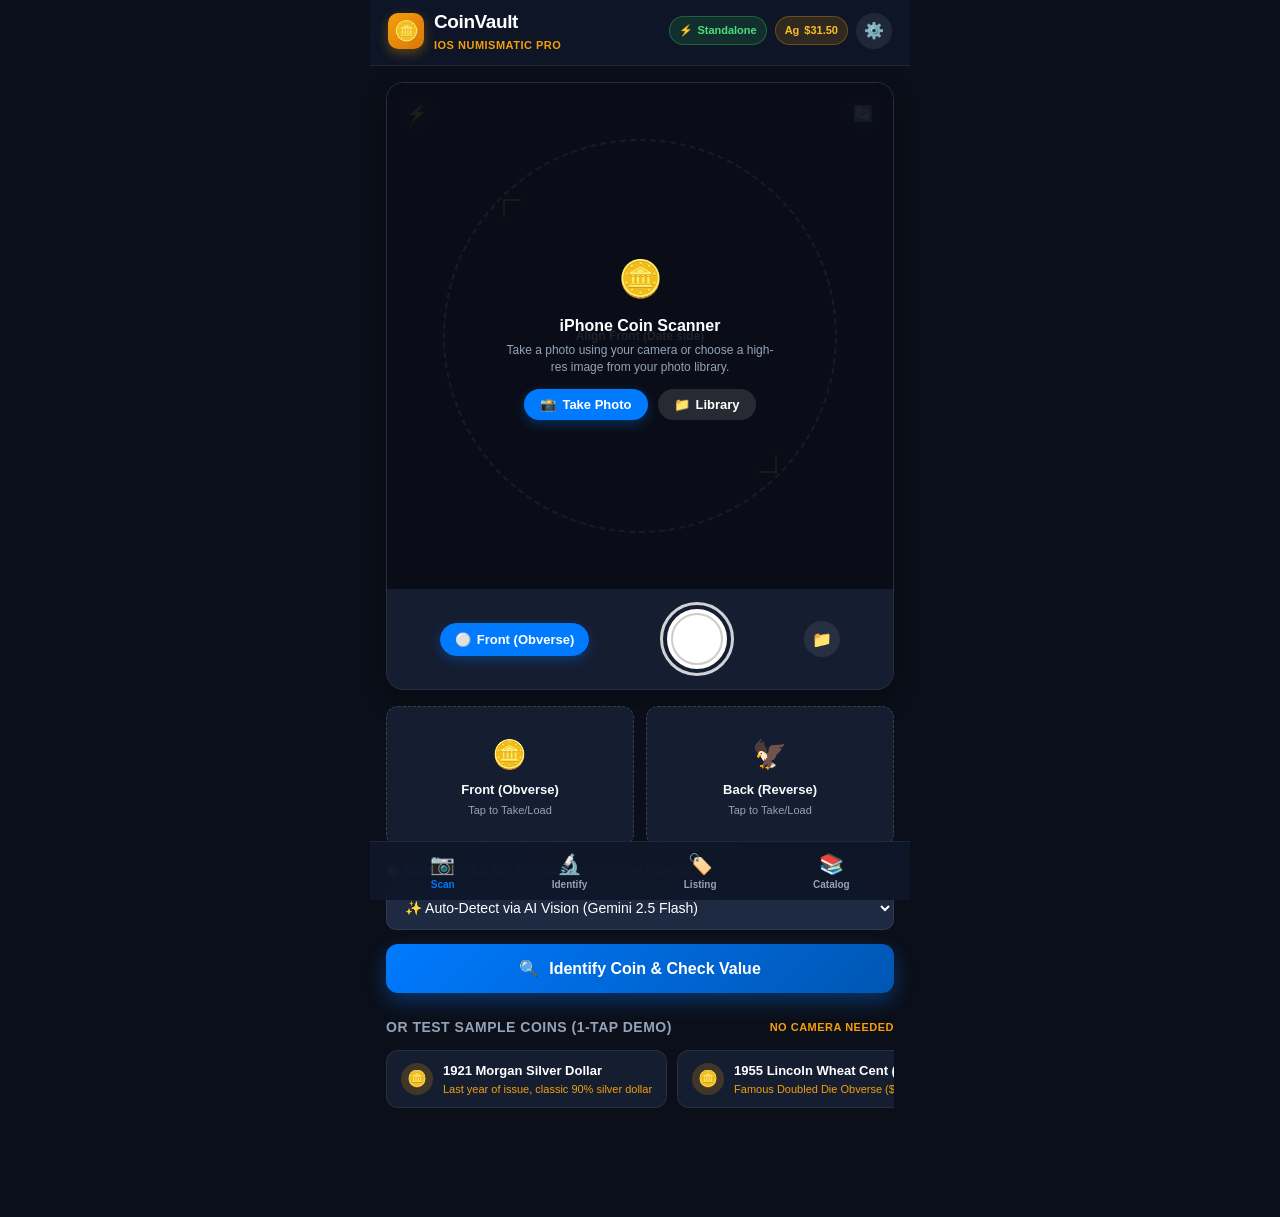
<file: index.html>
<!DOCTYPE html>
<html lang="en">
<head>
  <meta charset="UTF-8">
  <meta name="viewport" content="width=device-width, initial-scale=1.0, maximum-scale=1.0, user-scalable=no, viewport-fit=cover">
  <meta name="apple-mobile-web-app-capable" content="yes">
  <meta name="apple-mobile-web-app-status-bar-style" content="black-translucent">
  <meta name="apple-mobile-web-app-title" content="CoinVault">
  <meta name="theme-color" content="#0b0f19">
  <title>CoinVault - iOS Numismatic AI & eBay Listing Engine</title>
  
  <link rel="apple-touch-icon" href="static/icons/icon-192.png">
  <link rel="manifest" href="manifest.json">
  <link rel="stylesheet" href="static/css/app.css">
</head>
<body>
  <div class="app-container">
    <!-- iOS Sticky Header -->
    <header class="ios-header">
      <div class="brand">
        <div class="brand-icon">🪙</div>
        <div>
          <div class="brand-title">CoinVault</div>
          <div class="brand-subtitle">iOS Numismatic Pro</div>
        </div>
      </div>
      <div class="header-actions">
        <div class="mode-badge" id="modeBadge" title="Operation mode: Click to toggle">
          <span id="modeBadgeIcon">⚡</span> <span id="modeBadgeText">Standalone</span>
        </div>
        <div class="spot-badge" id="spotBadge" title="Current Silver Spot Price">
          <span>Ag</span> <span id="headerSilverSpot">$31.50</span>
        </div>
        <button class="icon-btn" id="openSettingsBtn" aria-label="Settings">⚙️</button>
      </div>
    </header>

    <!-- TAB 1: SCAN / CAMERA & PHOTO UPLOAD -->
    <section id="tabScan" class="tab-view active">
      <div class="camera-card">
        <div class="viewfinder-wrapper">
          <video id="cameraVideo" autoplay playsinline muted></video>
          <div class="coin-reticle" id="reticle">
            <span class="reticle-label" id="reticleLabel">Align Front (Date side)</span>
          </div>

          <!-- iOS Camera Standby / Direct Hardware Shutter Overlay -->
          <div class="camera-fallback-overlay" id="cameraFallbackOverlay">
            <div style="font-size:36px; margin-bottom:8px;">🪙</div>
            <div style="font-size:16px; font-weight:700; color:#fff; margin-bottom:4px;">iPhone Coin Scanner</div>
            <div style="font-size:12px; color:var(--ios-text-secondary); margin-bottom:14px; max-width:280px; line-height:1.4;">
              Take a photo using your camera or choose a high-res image from your photo library.
            </div>
            <div style="display:flex; gap:10px; justify-content:center;">
              <button class="btn-sm-action" id="viewfinderCaptureBtn"><span>📸</span> Take Photo</button>
              <button class="btn-sm-action secondary" id="viewfinderUploadBtn"><span>📁</span> Library</button>
            </div>
          </div>

          <!-- In-viewfinder top controls -->
          <div class="camera-controls-overlay">
            <button class="icon-btn" id="toggleFlashBtn" title="Toggle Flashlight / Torch">⚡</button>
            <button class="icon-btn" id="switchCameraBtn" title="Switch Front/Rear Camera">🔄</button>
          </div>
        </div>

        <!-- Camera capture controls -->
        <div class="camera-bottom-bar">
          <button class="side-target-btn active" id="targetSideBtn" data-side="obverse">
            <span id="targetSideIcon">⚪</span> <span id="targetSideText">Front (Obverse)</span>
          </button>

          <button class="shutter-btn" id="shutterBtn" aria-label="Take Photo" title="Take Coin Photo">
            <div class="shutter-inner"></div>
          </button>

          <button class="icon-btn" id="triggerUploadBtn" title="Choose from Photo Library">
            📁
          </button>
          <!-- Hardware Camera input for iOS native shutter -->
          <input type="file" id="cameraInput" accept="image/*" capture="environment" style="display:none;">
          <!-- Library file picker -->
          <input type="file" id="fileInput" accept="image/*" style="display:none;">
        </div>
      </div>

      <!-- Obverse & Reverse Photos Strip -->
      <div class="photo-strip">
        <div class="photo-slot" id="slotObverse" style="cursor:pointer;" title="Tap to take or choose Front photo">
          <div id="slotObverseEmpty">
            <div style="font-size: 28px; margin-bottom: 4px;">🪙</div>
            <div class="photo-slot-label">Front (Obverse)</div>
            <div style="font-size: 11px; color: var(--ios-text-secondary); margin-top: 2px;">Tap to Take/Load</div>
          </div>
          <div id="slotObversePreview" style="display:none; width: 100%;">
            <img class="photo-thumb" id="thumbObverse" alt="Obverse">
            <div class="photo-slot-label">Front (Obverse)</div>
            <button class="photo-remove-btn" id="removeObverseBtn">&times;</button>
          </div>
        </div>

        <div class="photo-slot" id="slotReverse" style="cursor:pointer;" title="Tap to take or choose Back photo">
          <div id="slotReverseEmpty">
            <div style="font-size: 28px; margin-bottom: 4px;">🦅</div>
            <div class="photo-slot-label">Back (Reverse)</div>
            <div style="font-size: 11px; color: var(--ios-text-secondary); margin-top: 2px;">Tap to Take/Load</div>
          </div>
          <div id="slotReversePreview" style="display:none; width: 100%;">
            <img class="photo-thumb" id="thumbReverse" alt="Reverse">
            <div class="photo-slot-label">Back (Reverse)</div>
            <button class="photo-remove-btn" id="removeReverseBtn">&times;</button>
          </div>
        </div>
      </div>

      <!-- Quick Coin Series Selector -->
      <div class="form-group" style="margin: 12px 0 14px;">
        <label class="form-label" for="coinSeriesSelect">
          <span>🎯</span> Coin Series Selection
          <span style="font-size:11px; color:var(--ios-gold); font-weight:normal; margin-left:6px;">Auto AI or Manual</span>
        </label>
        <select id="coinSeriesSelect" class="form-input">
          <option value="">✨ Auto-Detect via AI Vision (Gemini 2.5 Flash)</option>
          <optgroup label="Classic US Coinage">
            <option value="morgan_dollar">Morgan Silver Dollar (1878 - 1921)</option>
            <option value="peace_dollar">Peace Silver Dollar (1921 - 1935)</option>
            <option value="walking_liberty_half">Walking Liberty Half Dollar (1916 - 1947)</option>
            <option value="franklin_half">Franklin Half Dollar (1948 - 1963)</option>
            <option value="kennedy_half">Kennedy Half Dollar (1964 - Present)</option>
            <option value="washington_quarter">Washington Quarter (1932 - 1998)</option>
            <option value="mercury_dime">Mercury Dime (1916 - 1945)</option>
            <option value="roosevelt_dime">Roosevelt Dime (1946 - Present)</option>
            <option value="buffalo_nickel">Buffalo Nickel (1913 - 1938)</option>
            <option value="jefferson_nickel">Jefferson Nickel (1938 - Present)</option>
            <option value="lincoln_wheat_cent">Lincoln Wheat Cent (1909 - 1958)</option>
            <option value="lincoln_memorial_cent">Lincoln Memorial Cent (1959 - 2008)</option>
            <option value="american_silver_eagle">American Silver Eagle Bullion (1986 - Present)</option>
            <option value="saint_gaudens_double_eagle">Saint-Gaudens $20 Double Eagle (1907 - 1933)</option>
          </optgroup>
          <optgroup label="Ancient Greek, Roman & Biblical Coins">
            <option value="athenian_owl_tetradrachm">Ancient Greece: Athenian Owl Tetradrachm (c. 510 - 38 BC)</option>
            <option value="roman_denarius">Roman Empire: Silver Denarius (c. 211 BC - 240 AD)</option>
            <option value="roman_aureus">Roman Empire: Gold Aureus (c. 50 BC - 324 AD)</option>
            <option value="roman_sestertius">Roman Empire: Orichalcum/Bronze Sestertius (c. 211 BC - 280 AD)</option>
            <option value="byzantine_solidus">Byzantine Empire: Gold Solidus (c. 312 - 1092 AD)</option>
            <option value="widows_mite">Biblical Judaea: Widow's Mite / Bronze Prutah (c. 103 BC - 70 AD)</option>
            <option value="shekel_of_tyre">Biblical Phoenicia: Shekel of Tyre (c. 126 BC - 65 AD)</option>
          </optgroup>
          <optgroup label="World Coins & International Bullion">
            <option value="british_sovereign">United Kingdom: Full Gold Sovereign (1817 - Present)</option>
            <option value="british_britannia">United Kingdom: Silver & Gold Britannia (1987 - Present)</option>
            <option value="mexican_silver_libertad">Mexico: Silver Libertad 1 oz (1982 - Present)</option>
            <option value="mexican_50_pesos_centenario">Mexico: 50 Pesos Centenario 1.2 oz Gold (1921 - 1947)</option>
            <option value="canadian_silver_maple_leaf">Canada: Silver Maple Leaf 1 oz .9999 (1988 - Present)</option>
            <option value="canadian_gold_maple_leaf">Canada: Gold Maple Leaf 1 oz .9999 (1979 - Present)</option>
            <option value="south_african_krugerrand">South Africa: Gold & Silver Krugerrand (1967 - Present)</option>
            <option value="chinese_silver_panda">China: Silver Panda (1983 - Present)</option>
            <option value="austrian_philharmonic">Austria: Silver & Gold Philharmonic (1989 - Present)</option>
            <option value="australian_kangaroo">Australia: Kangaroo / Nugget & Kookaburra (1986 - Present)</option>
          </optgroup>
          <optgroup label="World Paper Currency & Banknotes">
            <option value="world_banknote_currency">World Paper Currency & Banknotes (PMG / Graded Notes)</option>
          </optgroup>
        </select>
      </div>

      <!-- Action Button -->
      <button class="btn-primary" id="analyzeBtn">
        <span>🔍</span> Identify Coin & Check Value
      </button>

      <!-- Instant Test Sample Coins Section -->
      <div class="sample-section">
        <div class="section-title">
          <span>Or Test Sample Coins (1-Tap Demo)</span>
          <span style="font-size:11px; color:var(--ios-gold);">No Camera Needed</span>
        </div>
        <div class="samples-row" id="samplesContainer">
          <!-- Populated by JS -->
        </div>
      </div>
    </section>

    <!-- TAB 2: COIN IDENTIFICATION & NUMISMATIC ANALYSIS -->
    <section id="tabIdentify" class="tab-view">
      <div id="identifyEmpty" style="text-align:center; padding: 40px 20px;">
        <div style="font-size: 48px; margin-bottom: 12px;">🪙</div>
        <h3>No Coin Analyzed Yet</h3>
        <p style="color:var(--ios-text-secondary); font-size: 14px; margin: 8px 0 20px;">
          Take a photo of your coin or pick a sample coin to inspect its composition, rarity, and market value.
        </p>
        <button class="btn-primary" onclick="switchTab('tabScan')">Go to Camera</button>
      </div>

      <div id="identifyContent" style="display:none;">
        <!-- Hero Identification Card -->
        <div class="coin-hero">
          <div class="coin-hero-name" id="heroCoinName">Coin Identification</div>
          <p id="heroSubtitle" style="color:var(--ios-gold); font-size:14px; font-weight:600;">Numismatic Grade & Valuation</p>
          <div class="coin-hero-tags" id="heroTags">
            <span class="pill pill-gold" id="heroGrade">Grade</span>
            <span class="pill pill-silver" id="heroMint">Mint</span>
            <span class="pill pill-green" id="heroStrike">Strike</span>
            <span class="pill pill-blue" id="heroAiBadge">AI Vision: Gemini 2.5 Flash</span>
          </div>
        </div>

        <!-- Key Metrics Grid -->
        <div class="metrics-grid">
          <div class="metric-box">
            <div class="metric-label">Estimated Online Value</div>
            <div class="metric-value gold" id="metricAvgValue">-</div>
            <div class="metric-sub" id="metricValueRange">Range: -</div>
          </div>
          <div class="metric-box">
            <div class="metric-label">Precious Metal Melt</div>
            <div class="metric-value" id="metricMeltValue">-</div>
            <div class="metric-sub" id="metricMeltDetails">-</div>
          </div>
        </div>

        <!-- Material Composition Card -->
        <div class="info-card">
          <div class="info-header">
            <div class="info-title"><span>🧪</span> Material Composition & Specs</div>
          </div>
          <table style="width:100%; font-size:13px; border-collapse:collapse;">
            <tr><td style="padding:6px 0; color:var(--ios-text-secondary);">Composition</td><td style="text-align:right; font-weight:600;" id="specComposition">-</td></tr>
            <tr><td style="padding:6px 0; color:var(--ios-text-secondary);">Weight</td><td style="text-align:right; font-weight:600;" id="specWeight">-</td></tr>
            <tr><td style="padding:6px 0; color:var(--ios-text-secondary);">Diameter</td><td style="text-align:right; font-weight:600;" id="specDiameter">-</td></tr>
            <tr><td style="padding:6px 0; color:var(--ios-text-secondary);">Edge Type</td><td style="text-align:right; font-weight:600;" id="specEdge">-</td></tr>
            <tr><td style="padding:6px 0; color:var(--ios-text-secondary);">Designer</td><td style="text-align:right; font-weight:600;" id="specDesigner">-</td></tr>
          </table>
        </div>

        <!-- High Value Dates & Varieties (Critical Requirement) -->
        <div class="info-card">
          <div class="info-header">
            <div class="info-title"><span>🔥</span> High-Dollar Varieties & Key Dates</div>
            <span style="font-size:11px; color:var(--ios-gold); font-weight:700;">TOP MONEY</span>
          </div>
          <p style="font-size:12px; color:var(--ios-text-secondary); margin-bottom:12px;">
            Check your coin under magnification for these famous key dates and mint errors that bring the most cash:
          </p>
          <div id="varietiesList">
            <!-- Populated by JS -->
          </div>
        </div>

        <!-- Grade Value Guide -->
        <div class="info-card">
          <div class="info-header">
            <div class="info-title"><span>📊</span> Value by Condition / Grade</div>
          </div>
          <div id="gradeGuideContainer" style="display:flex; flex-direction:column; gap:6px;">
            <!-- Populated by JS -->
          </div>
        </div>

        <!-- Collector Advice & Warnings -->
        <div class="info-card" style="border-left: 4px solid var(--ios-gold);">
          <div class="info-header">
            <div class="info-title" style="color:var(--ios-gold);"><span>⚠️</span> Numismatist Advice</div>
          </div>
          <p style="font-size:13px; line-height:1.5; color:#cbd5e1;" id="collectorAdviceText">
            NEVER clean or polish this coin! Cleaning strips the original mint luster and cuts its resale value by 50% to 80%.
          </p>
        </div>

        <!-- Big CTA to Make Listing -->
        <button class="btn-primary btn-gold" id="gotoListingBtn" style="margin-top: 10px;">
          <span>🏷️</span> Make Selling Listing Now
        </button>
      </div>
    </section>

    <!-- TAB 3: MAKE LISTING & SELL (MULTI-PLATFORM) -->
    <section id="tabListing" class="tab-view">
      <div class="info-card">
        <div class="info-header">
          <div class="info-title"><span>🏷️</span> 1-Click Selling Listing</div>
          <span class="pill pill-green">Multi-Platform</span>
        </div>

        <!-- Attached Photos Showcase -->
        <div class="listing-photos-bar">
          <div style="font-size:12px; font-weight:700; color:var(--ios-text-secondary); margin-bottom:8px; display:flex; justify-content:space-between; align-items:center;">
            <span>📸 Listing Photos (Included in Selling Drafts)</span>
            <button class="btn-text-action" id="downloadPhotosBtn" title="Save photos to camera roll">📥 Save Photos</button>
          </div>
          <div class="listing-photos-thumbs" id="listingPhotosThumbs">
            <div class="listing-thumb-slot" id="listingThumbObverseSlot">
              <span style="font-size:20px;">🪙</span>
              <span class="listing-thumb-tag">Front</span>
            </div>
            <div class="listing-thumb-slot" id="listingThumbReverseSlot">
              <span style="font-size:20px;">🦅</span>
              <span class="listing-thumb-tag">Back</span>
            </div>
          </div>
        </div>

        <!-- Platform Segmented Tabs -->
        <div class="platform-tabs">
          <button class="platform-tab active" data-platform="ebay">eBay</button>
          <button class="platform-tab" data-platform="mercari">Mercari</button>
          <button class="platform-tab" data-platform="whatnot">Whatnot</button>
          <button class="platform-tab" data-platform="reddit">r/CoinSales</button>
        </div>

        <!-- PANEL 1: EBAY -->
        <div id="panelEbay" class="platform-panel active">
          <!-- eBay Title -->
          <div class="form-group">
            <label class="form-label" for="listingTitle">eBay Title (Optimized for Search)</label>
            <input type="text" id="listingTitle" class="form-input" maxlength="80">
            <div class="char-counter" id="titleCounter">0 / 80 characters</div>
          </div>

          <!-- Price & Category -->
          <div style="display:grid; grid-template-columns:1fr 1fr; gap:10px;">
            <div class="form-group">
              <label class="form-label" for="listingPrice">Buy It Now ($ USD)</label>
              <input type="number" step="0.01" id="listingPrice" class="form-input" placeholder="0.00">
            </div>
            <div class="form-group">
              <label class="form-label" for="listingBid">Starting Bid ($)</label>
              <input type="number" step="0.01" id="listingBid" class="form-input" placeholder="0.00">
            </div>
          </div>

          <div class="form-group">
            <label class="form-label" for="listingCategory">eBay Category</label>
            <input type="text" id="listingCategory" class="form-input" readonly placeholder="Category (auto-filled on coin analysis)">
          </div>

          <!-- Selling Action Buttons -->
          <div style="display:flex; flex-direction:column; gap:10px; margin-top:16px;">
            <a id="ebayDirectLink" target="_blank" class="btn-primary" style="text-decoration:none;">
              <span>⚡</span> Open & Pre-fill on eBay
            </a>

            <button class="btn-secondary" id="copyHtmlBtn">
              <span>📋</span> Copy eBay HTML Description
            </button>

            <button class="btn-secondary" id="publishEbayApiBtn">
              <span>🚀</span> Create Draft via eBay API
            </button>
          </div>

          <!-- Live Description HTML Preview -->
          <div style="margin-top: 20px;">
            <div class="form-label">Listing Description Preview:</div>
            <div class="listing-preview-box" id="listingHtmlPreview">
              <!-- Rendered HTML preview -->
            </div>
          </div>
        </div>

        <!-- PANEL 2: MERCARI -->
        <div id="panelMercari" class="platform-panel">
          <div class="form-group">
            <label class="form-label" for="mercariTitle">Mercari Listing Title</label>
            <input type="text" id="mercariTitle" class="form-input" maxlength="80">
          </div>
          <div class="form-group">
            <label class="form-label" for="mercariPrice">Mercari Price ($ USD)</label>
            <input type="number" step="0.01" id="mercariPrice" class="form-input">
          </div>
          <div class="form-group">
            <label class="form-label">Mercari Description & Tags</label>
            <textarea id="mercariDescText" class="form-input" rows="8" style="resize:vertical;"></textarea>
          </div>
          <button class="btn-primary" id="copyMercariBtn" style="margin-top:10px;">
            <span>📋</span> Copy Full Mercari Listing
          </button>
        </div>

        <!-- PANEL 3: WHATNOT -->
        <div id="panelWhatnot" class="platform-panel">
          <div class="form-group">
            <label class="form-label" for="whatnotTitle">Whatnot Item Title</label>
            <input type="text" id="whatnotTitle" class="form-input">
          </div>
          <div style="display:grid; grid-template-columns:1fr 1fr; gap:10px;">
            <div class="form-group">
              <label class="form-label" for="whatnotStartingBid">Starting Bid ($)</label>
              <input type="number" step="0.01" id="whatnotStartingBid" class="form-input">
            </div>
            <div class="form-group">
              <label class="form-label" for="whatnotBin">Buy It Now ($)</label>
              <input type="number" step="0.01" id="whatnotBin" class="form-input">
            </div>
          </div>
          <div class="form-group">
            <label class="form-label" for="whatnotNotes">Livestream Host Notes</label>
            <textarea id="whatnotNotes" class="form-input" rows="4"></textarea>
          </div>
          <button class="btn-primary" id="copyWhatnotBtn" style="margin-top:10px;">
            <span>📋</span> Copy Whatnot Auction Card
          </button>
        </div>

        <!-- PANEL 4: REDDIT r/COINSALES -->
        <div id="panelReddit" class="platform-panel">
          <div class="form-group">
            <label class="form-label">Reddit r/CoinSales & r/Pmsforsale Post [WTS]</label>
            <textarea id="redditPostText" class="form-input" rows="10" style="resize:vertical; font-family:monospace; font-size:12px;"></textarea>
          </div>
          <button class="btn-primary" id="copyRedditBtn" style="margin-top:10px;">
            <span>📋</span> Copy Reddit Markdown Post
          </button>
        </div>
      </div>
    </section>

    <!-- TAB 4: KEY DATES & COIN DATABASE ENCYCLOPEDIA -->
    <section id="tabDatabase" class="tab-view">
      <div class="info-card">
        <div class="info-header">
          <div class="info-title"><span>📚</span> Coin Series & Key Dates Catalog</div>
        </div>
        <p style="font-size:13px; color:var(--ios-text-secondary); margin-bottom:12px;">
          Browse specifications, metal purities, melt values, and high-value varieties across major coin series.
        </p>
        <div id="catalogList" style="display:flex; flex-direction:column; gap:10px;">
          <!-- Populated by JS -->
        </div>
      </div>
    </section>

    <!-- Bottom Tab Navigation Bar -->
    <nav class="ios-tab-bar">
      <button class="tab-item active" onclick="switchTab('tabScan')">
        <span class="tab-icon">📷</span>
        <span>Scan</span>
      </button>
      <button class="tab-item" onclick="switchTab('tabIdentify')">
        <span class="tab-icon">🔬</span>
        <span>Identify</span>
      </button>
      <button class="tab-item" onclick="switchTab('tabListing')">
        <span class="tab-icon">🏷️</span>
        <span>Listing</span>
      </button>
      <button class="tab-item" onclick="switchTab('tabDatabase')">
        <span class="tab-icon">📚</span>
        <span>Catalog</span>
      </button>
    </nav>
  </div>

  <!-- Settings Modal -->
  <div class="modal-overlay" id="settingsModal">
    <div class="modal-content">
      <button class="modal-close" id="closeSettingsBtn">&times;</button>
      <h3 style="font-size:18px; margin-bottom:14px; color:#fff;">⚙️ CoinVault Settings</h3>
      
      <div class="form-group">
        <label class="form-label" for="settingOperationMode">Operation Mode</label>
        <select id="settingOperationMode" class="form-input">
          <option value="standalone">⚡ Standalone iPhone Mode (No PC Server Needed)</option>
          <option value="server">🖥️ Local PC Server Mode (Connects to PC Backend)</option>
        </select>
        <p style="font-size:11px; color:var(--ios-text-secondary); margin-top:4px;">
          Standalone mode runs full coin recognition, melt values, and varieties 100% on your device.
        </p>
      </div>

      <div class="form-group">
        <label class="form-label" for="settingGeminiKey">Gemini Vision API Key</label>
        <input type="password" id="settingGeminiKey" class="form-input" placeholder="AIzaSy... (Enables Direct Gemini Vision on iPhone)">
        <p style="font-size:11px; color:var(--ios-text-secondary); margin-top:4px;">
          Enter your free key from aistudio.google.com to call Gemini Vision directly from Safari.
        </p>
      </div>

      <div class="form-group">
        <label class="form-label" for="settingEbayToken">eBay User OAuth Token</label>
        <input type="password" id="settingEbayToken" class="form-input" placeholder="v^1.1#i^1#... (For direct API draft creation)">
        <p style="font-size:11px; color:var(--ios-text-secondary); margin-top:4px;">
          Optional: Allows 1-click publishing directly into your eBay Seller Inventory.
        </p>
      </div>

      <div class="form-group">
        <label class="form-label" for="settingSilverSpot">Silver Spot Price ($/oz)</label>
        <input type="number" step="0.10" id="settingSilverSpot" class="form-input" value="31.50">
      </div>

      <button class="btn-primary" id="saveSettingsBtn" style="margin-top:16px;">
        Save Settings
      </button>

      <div style="margin-top:16px; text-align:center;">
        <a href="COINVAULT_STANDALONE_GUIDE.html" target="_blank" style="color:var(--ios-blue); font-size:13px; text-decoration:none; font-weight:600;">
          📖 iPhone Standalone & Cloud Hosting Guide &rarr;
        </a>
      </div>
    </div>
  </div>

  <!-- Floating Toast Notification -->
  <div class="toast-notice" id="toastNotice">
    <span id="toastIcon">✅</span>
    <span id="toastMessage">Action completed!</span>
  </div>

  <canvas id="photoCanvas" style="display:none;"></canvas>

  <script src="static/js/coin-engine.js"></script>
  <script src="static/js/app.js"></script>
</body>
</html>
</file>
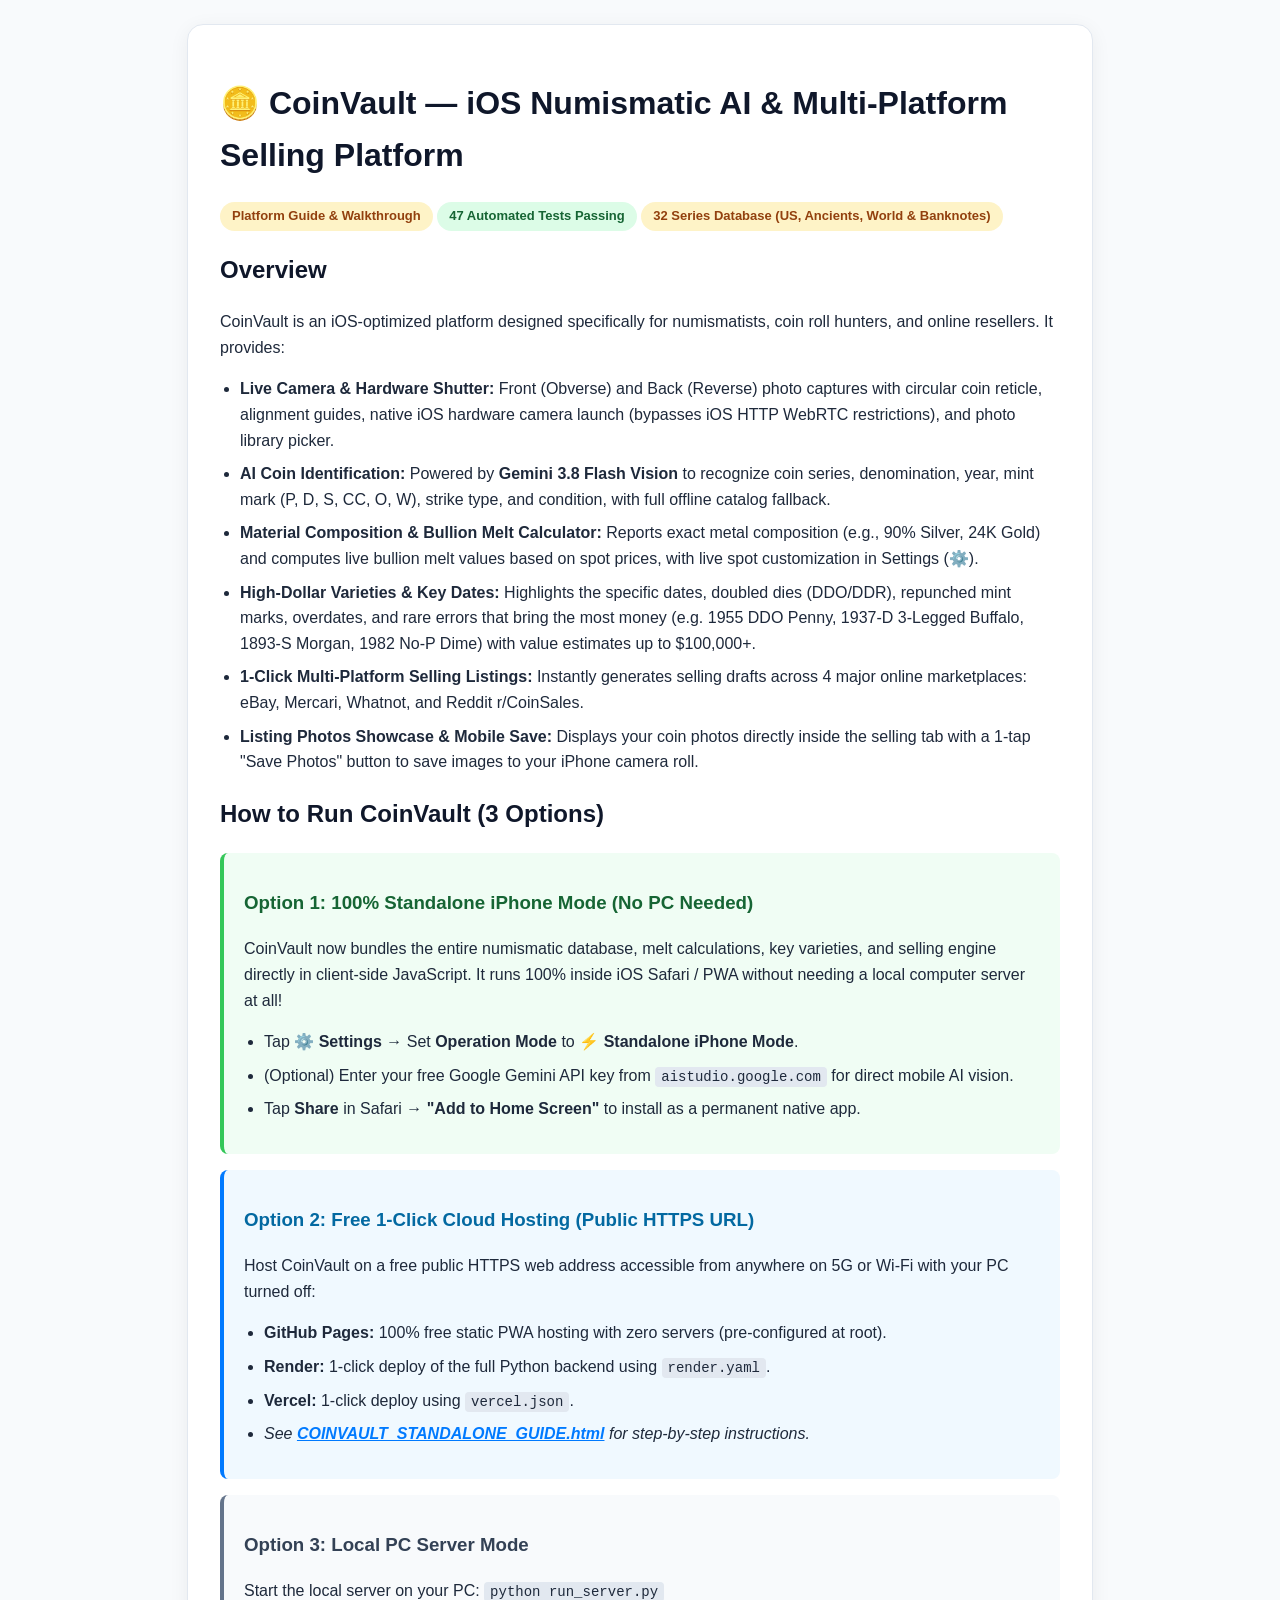
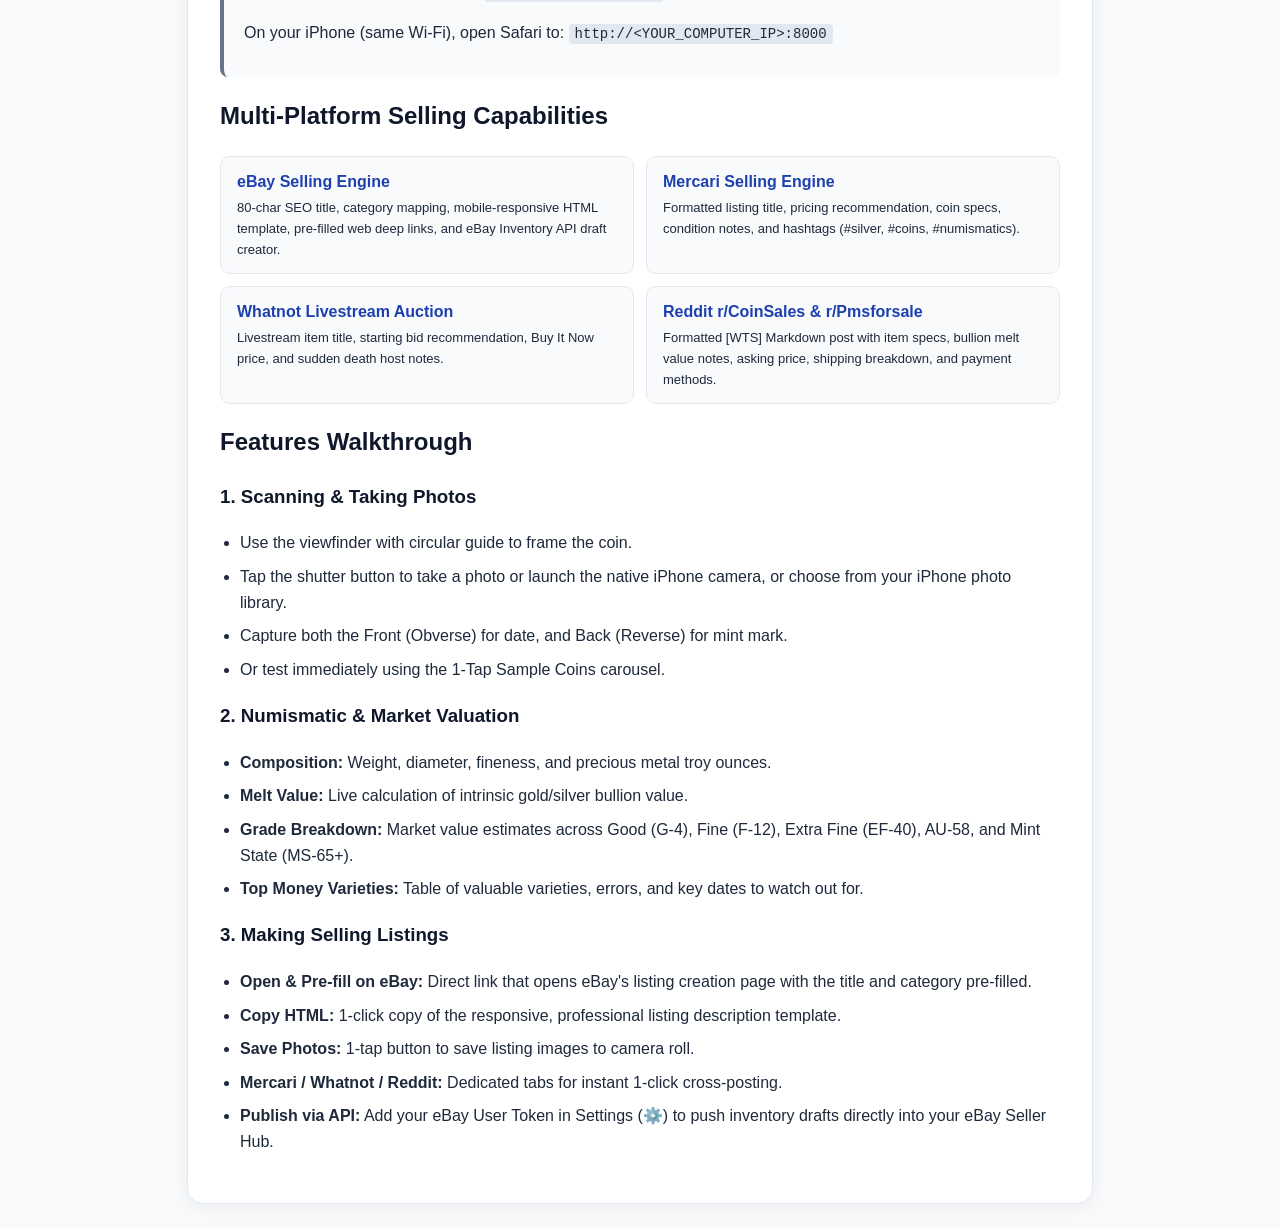
<file: COINVAULT_GUIDE.html>
<!DOCTYPE html>
<html lang="en">
<head>
    <meta charset="UTF-8">
    <meta name="viewport" content="width=device-width, initial-scale=1.0">
    <title>CoinVault iOS Platform Guide</title>
    <style>
        body {
            font-family: -apple-system, BlinkMacSystemFont, "Segoe UI", Roboto, Helvetica, Arial, sans-serif;
            line-height: 1.6;
            color: #1e293b;
            background: #f8fafc;
            padding: 24px;
            margin: 0;
        }
        .container {
            max-width: 840px;
            margin: 0 auto;
            background: #ffffff;
            border-radius: 16px;
            padding: 32px;
            box-shadow: 0 4px 20px rgba(0,0,0,0.06);
            border: 1px solid #e2e8f0;
        }
        h1, h2, h3 {
            color: #0f172a;
        }
        .badge {
            display: inline-block;
            background: #fef3c7;
            color: #92400e;
            padding: 4px 12px;
            border-radius: 20px;
            font-size: 13px;
            font-weight: 700;
        }
        .badge-green {
            background: #dcfce7;
            color: #166534;
        }
        .step-box {
            background: #f1f5f9;
            border-left: 4px solid #007aff;
            padding: 16px 20px;
            border-radius: 8px;
            margin: 16px 0;
        }
        code {
            background: #e2e8f0;
            padding: 2px 6px;
            border-radius: 4px;
            font-size: 14px;
            font-family: monospace;
        }
        ul {
            padding-left: 20px;
        }
        li {
            margin-bottom: 8px;
        }
        .card-grid {
            display: grid;
            grid-template-columns: 1fr 1fr;
            gap: 12px;
            margin: 16px 0;
        }
        .mini-card {
            background: #f8fafc;
            border: 1px solid #e2e8f0;
            padding: 12px 16px;
            border-radius: 10px;
        }
        .mini-card strong {
            color: #1e40af;
        }
    </style>
</head>
<body>
    <div class="container">
        <h1>🪙 CoinVault — iOS Numismatic AI & Multi-Platform Selling Platform</h1>
        <p><span class="badge">Platform Guide & Walkthrough</span> <span class="badge badge-green">47 Automated Tests Passing</span> <span class="badge">32 Series Database (US, Ancients, World & Banknotes)</span></p>

        <h2>Overview</h2>
        <p>CoinVault is an iOS-optimized platform designed specifically for numismatists, coin roll hunters, and online resellers. It provides:</p>
        <ul>
            <li><strong>Live Camera & Hardware Shutter:</strong> Front (Obverse) and Back (Reverse) photo captures with circular coin reticle, alignment guides, native iOS hardware camera launch (bypasses iOS HTTP WebRTC restrictions), and photo library picker.</li>
            <li><strong>AI Coin Identification:</strong> Powered by <strong>Gemini 3.8 Flash Vision</strong> to recognize coin series, denomination, year, mint mark (P, D, S, CC, O, W), strike type, and condition, with full offline catalog fallback.</li>
            <li><strong>Material Composition & Bullion Melt Calculator:</strong> Reports exact metal composition (e.g., 90% Silver, 24K Gold) and computes live bullion melt values based on spot prices, with live spot customization in Settings (⚙️).</li>
            <li><strong>High-Dollar Varieties & Key Dates:</strong> Highlights the specific dates, doubled dies (DDO/DDR), repunched mint marks, overdates, and rare errors that bring the most money (e.g. 1955 DDO Penny, 1937-D 3-Legged Buffalo, 1893-S Morgan, 1982 No-P Dime) with value estimates up to $100,000+.</li>
            <li><strong>1-Click Multi-Platform Selling Listings:</strong> Instantly generates selling drafts across 4 major online marketplaces: eBay, Mercari, Whatnot, and Reddit r/CoinSales.</li>
            <li><strong>Listing Photos Showcase & Mobile Save:</strong> Displays your coin photos directly inside the selling tab with a 1-tap "Save Photos" button to save images to your iPhone camera roll.</li>
        </ul>

        <h2>How to Run CoinVault (3 Options)</h2>
        
        <div class="step-box" style="border-left-color: #34c759; background: #f0fdf4;">
            <h3 style="color: #166534;">Option 1: 100% Standalone iPhone Mode (No PC Needed)</h3>
            <p>CoinVault now bundles the entire numismatic database, melt calculations, key varieties, and selling engine directly in client-side JavaScript. It runs 100% inside iOS Safari / PWA without needing a local computer server at all!</p>
            <ul>
                <li>Tap <strong>⚙️ Settings</strong> &rarr; Set <strong>Operation Mode</strong> to <strong>⚡ Standalone iPhone Mode</strong>.</li>
                <li>(Optional) Enter your free Google Gemini API key from <code>aistudio.google.com</code> for direct mobile AI vision.</li>
                <li>Tap <strong>Share</strong> in Safari &rarr; <strong>"Add to Home Screen"</strong> to install as a permanent native app.</li>
            </ul>
        </div>

        <div class="step-box" style="border-left-color: #007aff; background: #f0f9ff;">
            <h3 style="color: #0369a1;">Option 2: Free 1-Click Cloud Hosting (Public HTTPS URL)</h3>
            <p>Host CoinVault on a free public HTTPS web address accessible from anywhere on 5G or Wi-Fi with your PC turned off:</p>
            <ul>
                <li><strong>GitHub Pages:</strong> 100% free static PWA hosting with zero servers (pre-configured at root).</li>
                <li><strong>Render:</strong> 1-click deploy of the full Python backend using <code>render.yaml</code>.</li>
                <li><strong>Vercel:</strong> 1-click deploy using <code>vercel.json</code>.</li>
                <li><em>See <a href="COINVAULT_STANDALONE_GUIDE.html" target="_blank" style="color:#007aff; font-weight:700;">COINVAULT_STANDALONE_GUIDE.html</a> for step-by-step instructions.</em></li>
            </ul>
        </div>

        <div class="step-box" style="border-left-color: #64748b; background: #f8fafc;">
            <h3 style="color: #334155;">Option 3: Local PC Server Mode</h3>
            <p>Start the local server on your PC: <code>python run_server.py</code></p>
            <p>On your iPhone (same Wi-Fi), open Safari to: <code>http://&lt;YOUR_COMPUTER_IP&gt;:8000</code></p>
        </div>

        <h2>Multi-Platform Selling Capabilities</h2>
        <div class="card-grid">
            <div class="mini-card">
                <strong>eBay Selling Engine</strong>
                <p style="font-size:13px; margin:4px 0 0;">80-char SEO title, category mapping, mobile-responsive HTML template, pre-filled web deep links, and eBay Inventory API draft creator.</p>
            </div>
            <div class="mini-card">
                <strong>Mercari Selling Engine</strong>
                <p style="font-size:13px; margin:4px 0 0;">Formatted listing title, pricing recommendation, coin specs, condition notes, and hashtags (#silver, #coins, #numismatics).</p>
            </div>
            <div class="mini-card">
                <strong>Whatnot Livestream Auction</strong>
                <p style="font-size:13px; margin:4px 0 0;">Livestream item title, starting bid recommendation, Buy It Now price, and sudden death host notes.</p>
            </div>
            <div class="mini-card">
                <strong>Reddit r/CoinSales & r/Pmsforsale</strong>
                <p style="font-size:13px; margin:4px 0 0;">Formatted [WTS] Markdown post with item specs, bullion melt value notes, asking price, shipping breakdown, and payment methods.</p>
            </div>
        </div>

        <h2>Features Walkthrough</h2>
        <h3>1. Scanning & Taking Photos</h3>
        <ul>
            <li>Use the viewfinder with circular guide to frame the coin.</li>
            <li>Tap the shutter button to take a photo or launch the native iPhone camera, or choose from your iPhone photo library.</li>
            <li>Capture both the Front (Obverse) for date, and Back (Reverse) for mint mark.</li>
            <li>Or test immediately using the 1-Tap Sample Coins carousel.</li>
        </ul>

        <h3>2. Numismatic & Market Valuation</h3>
        <ul>
            <li><strong>Composition:</strong> Weight, diameter, fineness, and precious metal troy ounces.</li>
            <li><strong>Melt Value:</strong> Live calculation of intrinsic gold/silver bullion value.</li>
            <li><strong>Grade Breakdown:</strong> Market value estimates across Good (G-4), Fine (F-12), Extra Fine (EF-40), AU-58, and Mint State (MS-65+).</li>
            <li><strong>Top Money Varieties:</strong> Table of valuable varieties, errors, and key dates to watch out for.</li>
        </ul>

        <h3>3. Making Selling Listings</h3>
        <ul>
            <li><strong>Open & Pre-fill on eBay:</strong> Direct link that opens eBay's listing creation page with the title and category pre-filled.</li>
            <li><strong>Copy HTML:</strong> 1-click copy of the responsive, professional listing description template.</li>
            <li><strong>Save Photos:</strong> 1-tap button to save listing images to camera roll.</li>
            <li><strong>Mercari / Whatnot / Reddit:</strong> Dedicated tabs for instant 1-click cross-posting.</li>
            <li><strong>Publish via API:</strong> Add your eBay User Token in Settings (⚙️) to push inventory drafts directly into your eBay Seller Hub.</li>
        </ul>
    </div>
</body>
</html>
</file>
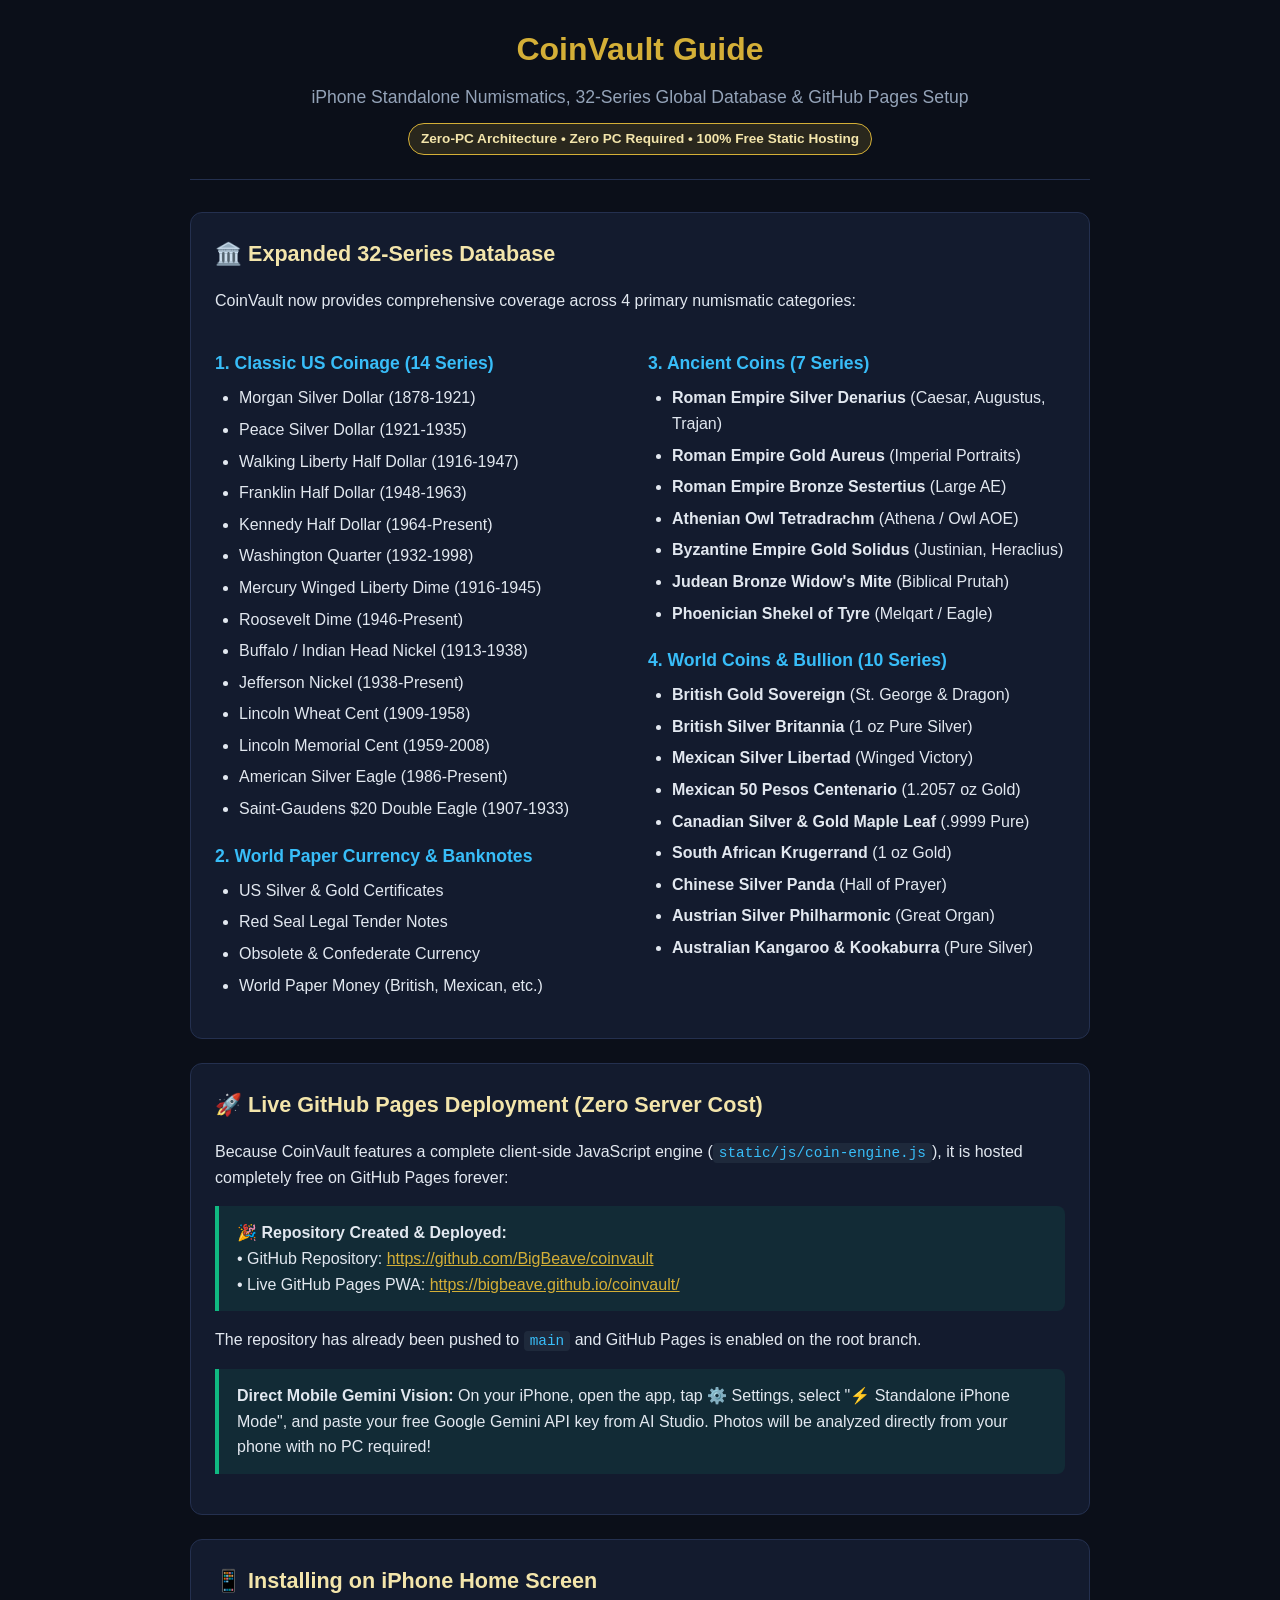
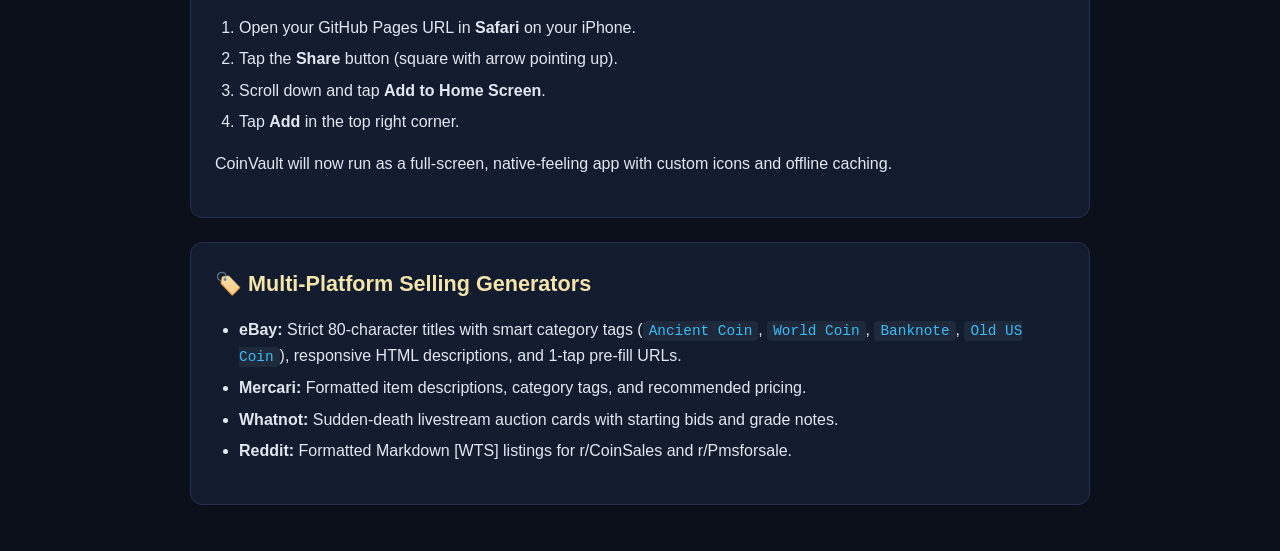
<file: COINVAULT_STANDALONE_GUIDE.html>
<!DOCTYPE html>
<html lang="en">
<head>
  <meta charset="UTF-8">
  <meta name="viewport" content="width=device-width, initial-scale=1.0">
  <title>CoinVault Standalone & Cloud Guide</title>
  <style>
    :root {
      --bg: #0b0f19;
      --card-bg: #131b2e;
      --border: #24304f;
      --gold: #d4af37;
      --gold-light: #f3e5ab;
      --text: #e2e8f0;
      --text-muted: #94a3b8;
      --accent: #38bdf8;
      --success: #10b981;
    }
    body {
      font-family: -apple-system, BlinkMacSystemFont, "Segoe UI", Roboto, Helvetica, Arial, sans-serif;
      background-color: var(--bg);
      color: var(--text);
      line-height: 1.6;
      margin: 0;
      padding: 24px;
    }
    .container {
      max-width: 900px;
      margin: 0 auto;
    }
    header {
      text-align: center;
      padding-bottom: 24px;
      border-bottom: 1px solid var(--border);
      margin-bottom: 32px;
    }
    h1 {
      color: var(--gold);
      font-size: 2rem;
      margin: 0 0 8px 0;
    }
    .subtitle {
      color: var(--text-muted);
      font-size: 1.1rem;
      margin: 0;
    }
    .badge {
      display: inline-block;
      padding: 4px 12px;
      background: rgba(212, 175, 55, 0.15);
      border: 1px solid var(--gold);
      border-radius: 9999px;
      color: var(--gold-light);
      font-weight: 600;
      font-size: 0.85rem;
      margin-top: 12px;
    }
    .card {
      background: var(--card-bg);
      border: 1px solid var(--border);
      border-radius: 12px;
      padding: 24px;
      margin-bottom: 24px;
    }
    h2 {
      color: var(--gold-light);
      font-size: 1.35rem;
      margin-top: 0;
      margin-bottom: 16px;
      display: flex;
      align-items: center;
      gap: 10px;
    }
    h3 {
      color: var(--accent);
      font-size: 1.1rem;
      margin-top: 20px;
      margin-bottom: 8px;
    }
    ul, ol {
      margin: 8px 0 16px 24px;
      padding: 0;
    }
    li {
      margin-bottom: 6px;
    }
    code {
      background: #1e293b;
      color: #38bdf8;
      padding: 2px 6px;
      border-radius: 4px;
      font-family: Consolas, Monaco, monospace;
      font-size: 0.9em;
    }
    pre {
      background: #0f172a;
      border: 1px solid var(--border);
      border-radius: 8px;
      padding: 14px;
      overflow-x: auto;
      font-family: Consolas, Monaco, monospace;
      font-size: 0.9em;
      color: #f8fafc;
    }
    .highlight-box {
      background: rgba(16, 185, 129, 0.1);
      border-left: 4px solid var(--success);
      padding: 14px 18px;
      border-radius: 0 8px 8px 0;
      margin: 16px 0;
    }
    .grid-2 {
      display: grid;
      grid-template-columns: 1fr 1fr;
      gap: 16px;
    }
    @media (max-width: 768px) {
      .grid-2 { grid-template-columns: 1fr; }
      body { padding: 16px; }
    }
  </style>
</head>
<body>
  <div class="container">
    <header>
      <h1>CoinVault Guide</h1>
      <p class="subtitle">iPhone Standalone Numismatics, 32-Series Global Database & GitHub Pages Setup</p>
      <div class="badge">Zero-PC Architecture • Zero PC Required • 100% Free Static Hosting</div>
    </header>

    <div class="card">
      <h2>🏛️ Expanded 32-Series Database</h2>
      <p>CoinVault now provides comprehensive coverage across 4 primary numismatic categories:</p>

      <div class="grid-2">
        <div>
          <h3>1. Classic US Coinage (14 Series)</h3>
          <ul>
            <li>Morgan Silver Dollar (1878-1921)</li>
            <li>Peace Silver Dollar (1921-1935)</li>
            <li>Walking Liberty Half Dollar (1916-1947)</li>
            <li>Franklin Half Dollar (1948-1963)</li>
            <li>Kennedy Half Dollar (1964-Present)</li>
            <li>Washington Quarter (1932-1998)</li>
            <li>Mercury Winged Liberty Dime (1916-1945)</li>
            <li>Roosevelt Dime (1946-Present)</li>
            <li>Buffalo / Indian Head Nickel (1913-1938)</li>
            <li>Jefferson Nickel (1938-Present)</li>
            <li>Lincoln Wheat Cent (1909-1958)</li>
            <li>Lincoln Memorial Cent (1959-2008)</li>
            <li>American Silver Eagle (1986-Present)</li>
            <li>Saint-Gaudens $20 Double Eagle (1907-1933)</li>
          </ul>

          <h3>2. World Paper Currency & Banknotes</h3>
          <ul>
            <li>US Silver & Gold Certificates</li>
            <li>Red Seal Legal Tender Notes</li>
            <li>Obsolete & Confederate Currency</li>
            <li>World Paper Money (British, Mexican, etc.)</li>
          </ul>
        </div>

        <div>
          <h3>3. Ancient Coins (7 Series)</h3>
          <ul>
            <li><strong>Roman Empire Silver Denarius</strong> (Caesar, Augustus, Trajan)</li>
            <li><strong>Roman Empire Gold Aureus</strong> (Imperial Portraits)</li>
            <li><strong>Roman Empire Bronze Sestertius</strong> (Large AE)</li>
            <li><strong>Athenian Owl Tetradrachm</strong> (Athena / Owl AOE)</li>
            <li><strong>Byzantine Empire Gold Solidus</strong> (Justinian, Heraclius)</li>
            <li><strong>Judean Bronze Widow's Mite</strong> (Biblical Prutah)</li>
            <li><strong>Phoenician Shekel of Tyre</strong> (Melqart / Eagle)</li>
          </ul>

          <h3>4. World Coins & Bullion (10 Series)</h3>
          <ul>
            <li><strong>British Gold Sovereign</strong> (St. George & Dragon)</li>
            <li><strong>British Silver Britannia</strong> (1 oz Pure Silver)</li>
            <li><strong>Mexican Silver Libertad</strong> (Winged Victory)</li>
            <li><strong>Mexican 50 Pesos Centenario</strong> (1.2057 oz Gold)</li>
            <li><strong>Canadian Silver & Gold Maple Leaf</strong> (.9999 Pure)</li>
            <li><strong>South African Krugerrand</strong> (1 oz Gold)</li>
            <li><strong>Chinese Silver Panda</strong> (Hall of Prayer)</li>
            <li><strong>Austrian Silver Philharmonic</strong> (Great Organ)</li>
            <li><strong>Australian Kangaroo & Kookaburra</strong> (Pure Silver)</li>
          </ul>
        </div>
      </div>
    </div>

    <div class="card">
      <h2>🚀 Live GitHub Pages Deployment (Zero Server Cost)</h2>
      <p>Because CoinVault features a complete client-side JavaScript engine (<code>static/js/coin-engine.js</code>), it is hosted completely free on GitHub Pages forever:</p>
      <div class="highlight-box" style="margin-bottom:16px;">
        <strong>🎉 Repository Created & Deployed:</strong><br>
        • GitHub Repository: <a href="https://github.com/BigBeave/coinvault" target="_blank" style="color:var(--gold);">https://github.com/BigBeave/coinvault</a><br>
        • Live GitHub Pages PWA: <a href="https://bigbeave.github.io/coinvault/" target="_blank" style="color:var(--gold);">https://bigbeave.github.io/coinvault/</a>
      </div>
      <p>The repository has already been pushed to <code>main</code> and GitHub Pages is enabled on the root branch.</p>
      <div class="highlight-box">
        <strong>Direct Mobile Gemini Vision:</strong> On your iPhone, open the app, tap ⚙️ Settings, select "⚡ Standalone iPhone Mode", and paste your free Google Gemini API key from AI Studio. Photos will be analyzed directly from your phone with no PC required!
      </div>
    </div>

    <div class="card">
      <h2>📱 Installing on iPhone Home Screen</h2>
      <ol>
        <li>Open your GitHub Pages URL in <strong>Safari</strong> on your iPhone.</li>
        <li>Tap the <strong>Share</strong> button (square with arrow pointing up).</li>
        <li>Scroll down and tap <strong>Add to Home Screen</strong>.</li>
        <li>Tap <strong>Add</strong> in the top right corner.</li>
      </ol>
      <p>CoinVault will now run as a full-screen, native-feeling app with custom icons and offline caching.</p>
    </div>

    <div class="card">
      <h2>🏷️ Multi-Platform Selling Generators</h2>
      <ul>
        <li><strong>eBay:</strong> Strict 80-character titles with smart category tags (<code>Ancient Coin</code>, <code>World Coin</code>, <code>Banknote</code>, <code>Old US Coin</code>), responsive HTML descriptions, and 1-tap pre-fill URLs.</li>
        <li><strong>Mercari:</strong> Formatted item descriptions, category tags, and recommended pricing.</li>
        <li><strong>Whatnot:</strong> Sudden-death livestream auction cards with starting bids and grade notes.</li>
        <li><strong>Reddit:</strong> Formatted Markdown [WTS] listings for r/CoinSales and r/Pmsforsale.</li>
      </ul>
    </div>
  </div>
</body>
</html>
</file>
<file: static/css/app.css>
/* ========================================================
   CoinVault iOS - Native Apple Human Interface Styling
   ======================================================== */

:root {
  --ios-bg: #0b0f19;
  --ios-card: #151d30;
  --ios-card-sub: #1e2942;
  --ios-border: rgba(255, 255, 255, 0.08);
  --ios-text: #f8fafc;
  --ios-text-secondary: #94a3b8;
  --ios-blue: #007aff;
  --ios-blue-hover: #0062cc;
  --ios-gold: #f59e0b;
  --ios-silver: #94a3b8;
  --ios-green: #34c759;
  --ios-red: #ff3b30;
  --ios-purple: #af52de;
  --ios-radius: 18px;
  --ios-radius-sm: 12px;
  --safe-top: env(safe-area-inset-top, 16px);
  --safe-bottom: env(safe-area-inset-bottom, 20px);
}

* {
  box-sizing: border-box;
  -webkit-tap-highlight-color: transparent;
  margin: 0;
  padding: 0;
}

body {
  font-family: -apple-system, BlinkMacSystemFont, "SF Pro Display", "SF Pro Text", "Segoe UI", Roboto, Helvetica, Arial, sans-serif;
  background-color: var(--ios-bg);
  color: var(--ios-text);
  line-height: 1.5;
  overflow-x: hidden;
  padding-bottom: calc(85px + var(--safe-bottom));
  -webkit-font-smoothing: antialiased;
}

/* App Container */
.app-container {
  max-width: 540px;
  margin: 0 auto;
  min-height: 100vh;
  position: relative;
  display: flex;
  flex-direction: column;
}

/* Header */
.ios-header {
  position: sticky;
  top: 0;
  z-index: 50;
  background: rgba(15, 23, 42, 0.85);
  backdrop-filter: blur(25px);
  -webkit-backdrop-filter: blur(25px);
  border-bottom: 1px solid var(--ios-border);
  padding: calc(var(--safe-top) + 8px) 18px 12px 18px;
  display: flex;
  align-items: center;
  justify-content: space-between;
}

.brand {
  display: flex;
  align-items: center;
  gap: 10px;
}

.brand-icon {
  width: 36px;
  height: 36px;
  border-radius: 10px;
  background: linear-gradient(135deg, #f59e0b, #d97706);
  display: flex;
  align-items: center;
  justify-content: center;
  font-size: 20px;
  box-shadow: 0 4px 12px rgba(245, 158, 11, 0.35);
}

.brand-title {
  font-size: 19px;
  font-weight: 700;
  letter-spacing: -0.4px;
  color: #fff;
}

.brand-subtitle {
  font-size: 11px;
  color: var(--ios-gold);
  font-weight: 600;
  text-transform: uppercase;
  letter-spacing: 0.5px;
}

.header-actions {
  display: flex;
  align-items: center;
  gap: 8px;
}

.spot-badge {
  background: rgba(245, 158, 11, 0.15);
  border: 1px solid rgba(245, 158, 11, 0.3);
  color: #fbbf24;
  padding: 5px 9px;
  border-radius: 20px;
  font-size: 11px;
  font-weight: 600;
  display: flex;
  align-items: center;
  gap: 5px;
}

.mode-badge {
  background: rgba(52, 199, 89, 0.15);
  border: 1px solid rgba(52, 199, 89, 0.35);
  color: #4ade80;
  padding: 5px 9px;
  border-radius: 20px;
  font-size: 11px;
  font-weight: 600;
  display: flex;
  align-items: center;
  gap: 4px;
  cursor: pointer;
  transition: all 0.2s ease;
}

.mode-badge.server {
  background: rgba(0, 122, 255, 0.15);
  border: 1px solid rgba(0, 122, 255, 0.35);
  color: #60a5fa;
}

.mode-badge:active {
  transform: scale(0.95);
}

.icon-btn {
  background: rgba(255, 255, 255, 0.08);
  border: none;
  width: 36px;
  height: 36px;
  border-radius: 50%;
  color: #fff;
  font-size: 16px;
  display: flex;
  align-items: center;
  justify-content: center;
  cursor: pointer;
  transition: all 0.2s;
}

.icon-btn:hover {
  background: rgba(255, 255, 255, 0.15);
}

/* Tab Views */
.tab-view {
  display: none;
  padding: 16px;
  animation: fadeIn 0.25s ease-out;
}

.tab-view.active {
  display: block;
}

@keyframes fadeIn {
  from { opacity: 0; transform: translateY(6px); }
  to { opacity: 1; transform: translateY(0); }
}

/* Camera Card */
.camera-card {
  background: var(--ios-card);
  border-radius: var(--ios-radius);
  border: 1px solid var(--ios-border);
  overflow: hidden;
  box-shadow: 0 10px 25px rgba(0, 0, 0, 0.3);
  margin-bottom: 16px;
}

.viewfinder-wrapper {
  position: relative;
  width: 100%;
  aspect-ratio: 1/1;
  background: #000;
  overflow: hidden;
  display: flex;
  align-items: center;
  justify-content: center;
}

#cameraVideo {
  width: 100%;
  height: 100%;
  object-fit: cover;
}

/* Circular Coin Reticle Overlay */
.coin-reticle {
  position: absolute;
  width: 78%;
  aspect-ratio: 1/1;
  border-radius: 50%;
  border: 2px dashed rgba(255, 255, 255, 0.7);
  box-shadow: 0 0 0 9999px rgba(0, 0, 0, 0.45);
  pointer-events: none;
  display: flex;
  align-items: center;
  justify-content: center;
  transition: border-color 0.3s;
}

.coin-reticle::before {
  content: '';
  position: absolute;
  width: 16px;
  height: 16px;
  border-top: 2px solid var(--ios-gold);
  border-left: 2px solid var(--ios-gold);
  top: 15%;
  left: 15%;
}

.coin-reticle::after {
  content: '';
  position: absolute;
  width: 16px;
  height: 16px;
  border-bottom: 2px solid var(--ios-gold);
  border-right: 2px solid var(--ios-gold);
  bottom: 15%;
  right: 15%;
}

.reticle-label {
  background: rgba(0, 0, 0, 0.65);
  backdrop-filter: blur(6px);
  padding: 4px 12px;
  border-radius: 20px;
  color: #fff;
  font-size: 12px;
  font-weight: 600;
  border: 1px solid rgba(255, 255, 255, 0.2);
}

.camera-controls-overlay {
  position: absolute;
  top: 12px;
  left: 12px;
  right: 12px;
  display: flex;
  justify-content: space-between;
  z-index: 5;
}

.camera-bottom-bar {
  padding: 16px;
  display: flex;
  align-items: center;
  justify-content: space-around;
  background: var(--ios-card);
}

.side-target-btn {
  background: var(--ios-card-sub);
  color: var(--ios-text-secondary);
  border: 1px solid var(--ios-border);
  padding: 8px 14px;
  border-radius: 20px;
  font-size: 13px;
  font-weight: 600;
  cursor: pointer;
  display: flex;
  align-items: center;
  gap: 6px;
  transition: all 0.2s;
}

.side-target-btn.active {
  background: var(--ios-blue);
  color: #fff;
  border-color: var(--ios-blue);
  box-shadow: 0 4px 12px rgba(0, 122, 255, 0.3);
}

/* Shutter Button */
.shutter-btn {
  width: 68px;
  height: 68px;
  border-radius: 50%;
  background: #ffffff;
  border: 4px solid var(--ios-card);
  outline: 3px solid rgba(255, 255, 255, 0.8);
  display: flex;
  align-items: center;
  justify-content: center;
  cursor: pointer;
  transition: transform 0.15s ease, outline-color 0.15s;
}

.shutter-btn:active {
  transform: scale(0.92);
  outline-color: var(--ios-gold);
}

.shutter-inner {
  width: 52px;
  height: 52px;
  border-radius: 50%;
  background: #ffffff;
  border: 2px solid #ccc;
}

/* Dual Side Photo Gallery */
.photo-strip {
  display: grid;
  grid-template-columns: 1fr 1fr;
  gap: 12px;
  margin-bottom: 16px;
}

.photo-slot {
  background: var(--ios-card);
  border: 1.5px dashed rgba(255, 255, 255, 0.15);
  border-radius: var(--ios-radius-sm);
  padding: 12px;
  text-align: center;
  position: relative;
  min-height: 140px;
  display: flex;
  flex-direction: column;
  align-items: center;
  justify-content: center;
  transition: border-color 0.2s;
}

.photo-slot.filled {
  border-style: solid;
  border-color: rgba(52, 199, 89, 0.5);
  background: rgba(52, 199, 89, 0.05);
}

.photo-thumb {
  width: 90px;
  height: 90px;
  border-radius: 50%;
  object-fit: cover;
  border: 2px solid var(--ios-gold);
  box-shadow: 0 4px 12px rgba(0, 0, 0, 0.3);
  margin-bottom: 8px;
}

.photo-slot-label {
  font-size: 13px;
  font-weight: 600;
  color: var(--ios-text);
}

.photo-remove-btn {
  position: absolute;
  top: 6px;
  right: 6px;
  width: 24px;
  height: 24px;
  border-radius: 50%;
  background: rgba(255, 59, 48, 0.85);
  color: #fff;
  border: none;
  font-size: 14px;
  cursor: pointer;
  display: flex;
  align-items: center;
  justify-content: center;
}

/* Action Buttons */
.btn-primary {
  width: 100%;
  background: linear-gradient(135deg, #007aff, #0056b3);
  color: #ffffff;
  border: none;
  padding: 15px 20px;
  border-radius: var(--ios-radius-sm);
  font-size: 16px;
  font-weight: 700;
  cursor: pointer;
  display: flex;
  align-items: center;
  justify-content: center;
  gap: 10px;
  box-shadow: 0 8px 20px rgba(0, 122, 255, 0.35);
  transition: all 0.2s;
}

.btn-primary:active {
  transform: scale(0.98);
}

.btn-gold {
  background: linear-gradient(135deg, #f59e0b, #d97706);
  color: #ffffff;
  box-shadow: 0 8px 20px rgba(245, 158, 11, 0.35);
}

.btn-secondary {
  width: 100%;
  background: var(--ios-card-sub);
  color: var(--ios-text);
  border: 1px solid var(--ios-border);
  padding: 12px 18px;
  border-radius: var(--ios-radius-sm);
  font-size: 14px;
  font-weight: 600;
  cursor: pointer;
  display: flex;
  align-items: center;
  justify-content: center;
  gap: 8px;
  margin-top: 10px;
  transition: background 0.2s;
}

/* Sample Coins Carousel */
.sample-section {
  margin-top: 24px;
}

.section-title {
  font-size: 14px;
  font-weight: 600;
  text-transform: uppercase;
  color: var(--ios-text-secondary);
  letter-spacing: 0.5px;
  margin-bottom: 12px;
  display: flex;
  justify-content: space-between;
  align-items: center;
}

.samples-row {
  display: flex;
  gap: 10px;
  overflow-x: auto;
  padding-bottom: 8px;
  scrollbar-width: none;
}

.samples-row::-webkit-scrollbar {
  display: none;
}

.sample-chip {
  flex: 0 0 auto;
  background: var(--ios-card);
  border: 1px solid var(--ios-border);
  border-radius: 12px;
  padding: 10px 14px;
  cursor: pointer;
  transition: all 0.2s;
  display: flex;
  align-items: center;
  gap: 10px;
}

.sample-chip:hover, .sample-chip:active {
  border-color: var(--ios-gold);
  background: var(--ios-card-sub);
}

.sample-icon {
  width: 32px;
  height: 32px;
  border-radius: 50%;
  background: rgba(245, 158, 11, 0.2);
  display: flex;
  align-items: center;
  justify-content: center;
  font-size: 16px;
}

.sample-name {
  font-size: 13px;
  font-weight: 600;
  color: #fff;
}

.sample-val {
  font-size: 11px;
  color: var(--ios-gold);
}

/* Cards & Info Blocks */
.info-card {
  background: var(--ios-card);
  border: 1px solid var(--ios-border);
  border-radius: var(--ios-radius);
  padding: 18px;
  margin-bottom: 16px;
  box-shadow: 0 4px 16px rgba(0, 0, 0, 0.2);
}

.info-header {
  display: flex;
  align-items: center;
  justify-content: space-between;
  margin-bottom: 12px;
}

.info-title {
  font-size: 16px;
  font-weight: 700;
  color: #fff;
  display: flex;
  align-items: center;
  gap: 8px;
}

/* Coin Identification Hero Card */
.coin-hero {
  background: linear-gradient(135deg, rgba(30, 58, 138, 0.6), rgba(15, 23, 42, 0.8));
  border: 1px solid rgba(59, 130, 246, 0.3);
  border-radius: var(--ios-radius);
  padding: 20px;
  margin-bottom: 16px;
  text-align: center;
  position: relative;
  overflow: hidden;
}

.coin-hero::before {
  content: '';
  position: absolute;
  top: -50%;
  left: -50%;
  width: 200%;
  height: 200%;
  background: radial-gradient(circle, rgba(245, 158, 11, 0.08) 0%, transparent 60%);
  pointer-events: none;
}

.coin-hero-name {
  font-size: 22px;
  font-weight: 800;
  color: #ffffff;
  margin-bottom: 4px;
}

.coin-hero-tags {
  display: flex;
  flex-wrap: wrap;
  gap: 6px;
  justify-content: center;
  margin-top: 10px;
}

.pill {
  padding: 4px 10px;
  border-radius: 20px;
  font-size: 12px;
  font-weight: 600;
}

.pill-gold {
  background: rgba(245, 158, 11, 0.2);
  color: #fbbf24;
  border: 1px solid rgba(245, 158, 11, 0.4);
}

.pill-silver {
  background: rgba(148, 163, 184, 0.2);
  color: #e2e8f0;
  border: 1px solid rgba(148, 163, 184, 0.4);
}

.pill-green {
  background: rgba(52, 199, 89, 0.2);
  color: #4ade80;
  border: 1px solid rgba(52, 199, 89, 0.4);
}

.pill-blue {
  background: rgba(0, 122, 255, 0.2);
  color: #60a5fa;
  border: 1px solid rgba(0, 122, 255, 0.4);
}

/* Key Metrics Grid */
.metrics-grid {
  display: grid;
  grid-template-columns: 1fr 1fr;
  gap: 10px;
  margin-bottom: 16px;
}

.metric-box {
  background: var(--ios-card);
  border: 1px solid var(--ios-border);
  border-radius: var(--ios-radius-sm);
  padding: 14px;
}

.metric-box.full-width {
  grid-column: span 2;
}

.metric-label {
  font-size: 11px;
  color: var(--ios-text-secondary);
  font-weight: 600;
  text-transform: uppercase;
  letter-spacing: 0.5px;
  margin-bottom: 4px;
}

.metric-value {
  font-size: 20px;
  font-weight: 800;
  color: #fff;
}

.metric-value.gold {
  color: var(--ios-gold);
}

.metric-sub {
  font-size: 11px;
  color: var(--ios-text-secondary);
  margin-top: 2px;
}

/* High Value Varieties Table */
.variety-card {
  background: rgba(245, 158, 11, 0.05);
  border: 1px solid rgba(245, 158, 11, 0.3);
  border-radius: var(--ios-radius-sm);
  padding: 12px 14px;
  margin-bottom: 10px;
}

.variety-top {
  display: flex;
  justify-content: space-between;
  align-items: center;
  margin-bottom: 4px;
}

.variety-title {
  font-size: 14px;
  font-weight: 700;
  color: #fbbf24;
}

.variety-price {
  font-size: 14px;
  font-weight: 800;
  color: var(--ios-green);
}

.variety-desc {
  font-size: 12px;
  color: var(--ios-text-secondary);
  line-height: 1.4;
}

/* eBay Listing Tab Form */
.form-group {
  margin-bottom: 14px;
}

.form-label {
  display: block;
  font-size: 12px;
  font-weight: 600;
  color: var(--ios-text-secondary);
  margin-bottom: 6px;
  text-transform: uppercase;
  letter-spacing: 0.5px;
}

.form-input {
  width: 100%;
  background: var(--ios-card-sub);
  border: 1px solid var(--ios-border);
  color: #fff;
  padding: 12px 14px;
  border-radius: 10px;
  font-size: 14px;
  font-family: inherit;
  outline: none;
  transition: border-color 0.2s;
}

.form-input:focus {
  border-color: var(--ios-blue);
}

.char-counter {
  font-size: 11px;
  color: var(--ios-text-secondary);
  text-align: right;
  margin-top: 4px;
}

.listing-preview-box {
  background: #ffffff;
  color: #111;
  border-radius: 12px;
  padding: 16px;
  max-height: 280px;
  overflow-y: auto;
  border: 1px solid #ddd;
  margin-top: 10px;
  font-size: 13px;
}

/* Bottom Tab Navigation Bar */
.ios-tab-bar {
  position: fixed;
  bottom: 0;
  left: 0;
  right: 0;
  background: rgba(15, 23, 42, 0.92);
  backdrop-filter: blur(25px);
  -webkit-backdrop-filter: blur(25px);
  border-top: 1px solid var(--ios-border);
  padding: 6px 12px calc(6px + var(--safe-bottom)) 12px;
  display: flex;
  justify-content: space-around;
  z-index: 100;
  max-width: 540px;
  margin: 0 auto;
}

.tab-item {
  display: flex;
  flex-direction: column;
  align-items: center;
  justify-content: center;
  gap: 3px;
  background: none;
  border: none;
  color: var(--ios-text-secondary);
  font-size: 10px;
  font-weight: 600;
  cursor: pointer;
  padding: 4px 8px;
  transition: color 0.2s, transform 0.1s;
}

.tab-item:active {
  transform: scale(0.92);
}

.tab-icon {
  font-size: 20px;
}

.tab-item.active {
  color: var(--ios-blue);
}

.tab-item.active .tab-icon {
  color: var(--ios-blue);
}

/* Modal */
.modal-overlay {
  position: fixed;
  top: 0;
  left: 0;
  right: 0;
  bottom: 0;
  background: rgba(0, 0, 0, 0.75);
  backdrop-filter: blur(10px);
  z-index: 200;
  display: none;
  align-items: center;
  justify-content: center;
  padding: 20px;
}

.modal-overlay.open {
  display: flex;
}

.modal-content {
  background: var(--ios-card);
  border: 1px solid var(--ios-border);
  border-radius: var(--ios-radius);
  width: 100%;
  max-width: 480px;
  max-height: 85vh;
  overflow-y: auto;
  padding: 20px;
  box-shadow: 0 20px 40px rgba(0, 0, 0, 0.5);
  position: relative;
}

.modal-close {
  position: absolute;
  top: 14px;
  right: 14px;
  background: rgba(255, 255, 255, 0.1);
  border: none;
  color: #fff;
  width: 30px;
  height: 30px;
  border-radius: 50%;
  font-size: 16px;
  cursor: pointer;
}

/* Toast Notification */
.toast-notice {
  position: fixed;
  bottom: calc(95px + var(--safe-bottom));
  left: 50%;
  transform: translateX(-50%) translateY(30px);
  background: rgba(30, 41, 59, 0.95);
  backdrop-filter: blur(15px);
  border: 1px solid var(--ios-gold);
  color: #fff;
  padding: 10px 18px;
  border-radius: 30px;
  font-size: 13px;
  font-weight: 600;
  z-index: 300;
  box-shadow: 0 10px 25px rgba(0, 0, 0, 0.4);
  opacity: 0;
  pointer-events: none;
  transition: all 0.3s cubic-bezier(0.16, 1, 0.3, 1);
  display: flex;
  align-items: center;
  gap: 8px;
}

.toast-notice.show {
  opacity: 1;
  transform: translateX(-50%) translateY(0);
}

/* Camera Fallback Overlay for iOS Safari & Standby */
.camera-fallback-overlay {
  position: absolute;
  inset: 0;
  background: rgba(11, 15, 25, 0.92);
  display: flex;
  flex-direction: column;
  align-items: center;
  justify-content: center;
  text-align: center;
  z-index: 10;
  transition: opacity 0.3s;
}

.camera-fallback-overlay.hidden {
  display: none;
}

.btn-sm-action {
  background: var(--ios-blue);
  color: #fff;
  border: none;
  border-radius: 20px;
  padding: 8px 16px;
  font-size: 13px;
  font-weight: 600;
  cursor: pointer;
  display: inline-flex;
  align-items: center;
  gap: 6px;
  box-shadow: 0 4px 12px rgba(0, 122, 255, 0.3);
}

.btn-sm-action.secondary {
  background: rgba(255, 255, 255, 0.12);
  color: #fff;
  box-shadow: none;
}

.btn-text-action {
  background: none;
  border: none;
  color: var(--ios-gold);
  font-size: 12px;
  font-weight: 700;
  cursor: pointer;
  padding: 2px 6px;
}

/* Attached Photos Showcase in Listing Tab */
.listing-photos-bar {
  background: var(--ios-card-sub);
  border-radius: var(--ios-radius-sm);
  padding: 12px;
  margin-bottom: 16px;
  border: 1px solid var(--ios-border);
}

.listing-photos-thumbs {
  display: flex;
  gap: 12px;
  align-items: center;
}

.listing-thumb-slot {
  position: relative;
  width: 72px;
  height: 72px;
  border-radius: 10px;
  border: 1px solid var(--ios-border);
  overflow: hidden;
  background: #0b0f19;
  display: flex;
  align-items: center;
  justify-content: center;
}

.listing-thumb-slot img {
  width: 100%;
  height: 100%;
  object-fit: cover;
}

.listing-thumb-tag {
  position: absolute;
  bottom: 2px;
  left: 2px;
  right: 2px;
  background: rgba(0, 0, 0, 0.75);
  font-size: 9px;
  text-align: center;
  border-radius: 4px;
  color: #fff;
  font-weight: 600;
}

/* Platform Tabs Segmented Control */
.platform-tabs {
  display: flex;
  background: var(--ios-card-sub);
  border-radius: 12px;
  padding: 3px;
  gap: 4px;
  margin-bottom: 16px;
}

.platform-tab {
  flex: 1;
  padding: 8px 6px;
  border: none;
  background: transparent;
  color: var(--ios-text-secondary);
  font-size: 12px;
  font-weight: 600;
  border-radius: 9px;
  cursor: pointer;
  transition: all 0.2s;
  text-align: center;
}

.platform-tab.active {
  background: var(--ios-blue);
  color: #fff;
  box-shadow: 0 2px 8px rgba(0, 122, 255, 0.35);
}

.platform-panel {
  display: none;
}

.platform-panel.active {
  display: block;
}
</file>
